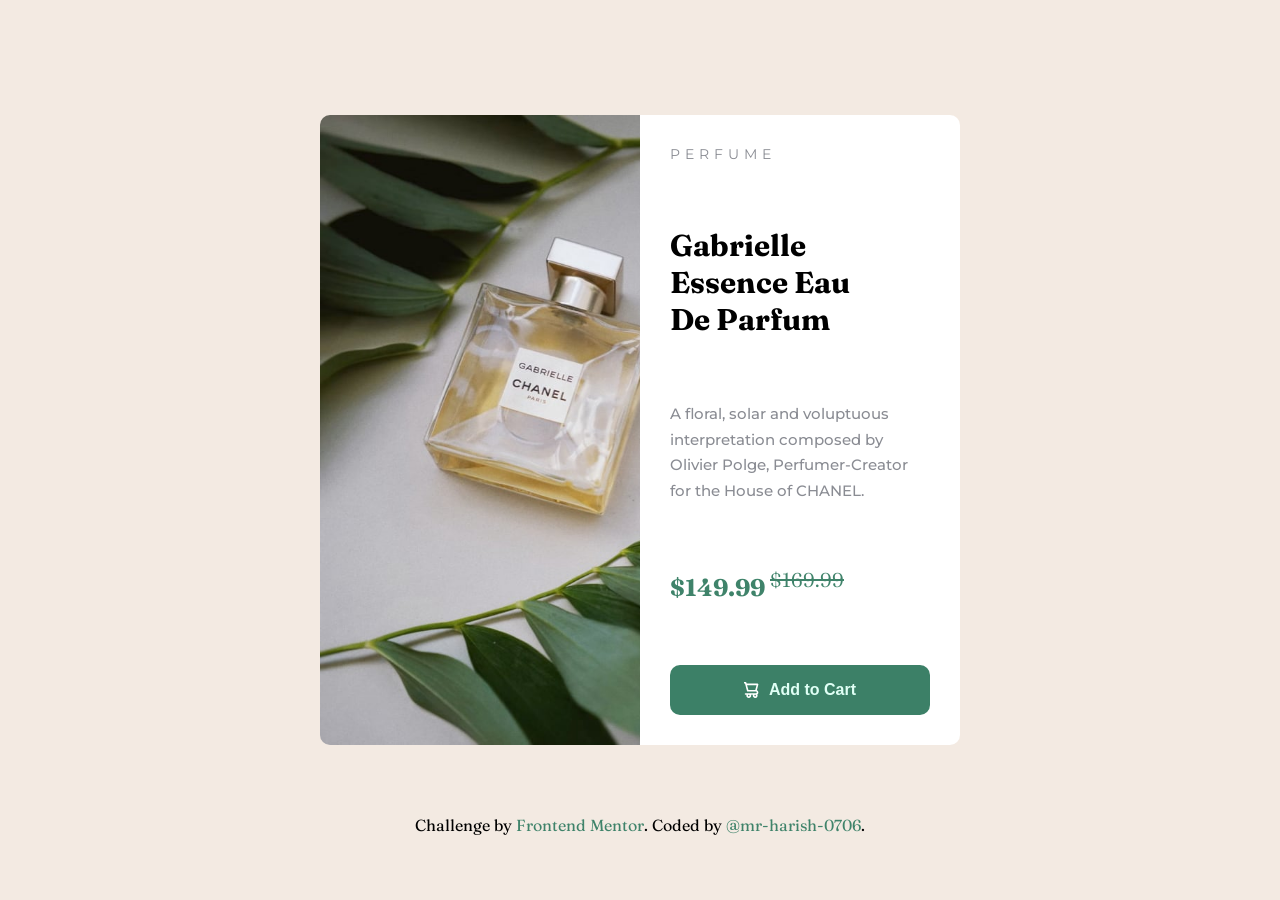
<file: index.html>
<!doctype html>
<html lang="en">
  <head>
    <meta charset="UTF-8" />
    <meta name="viewport" content="width=device-width, initial-scale=1.0" />
    <link
      rel="icon"
      type="image/png"
      sizes="32x32"
      href="./images/favicon-32x32.png"
    />

    <title>Frontend Mentor | Product preview card component</title>

    <link rel="stylesheet" href="style.css" />
  </head>
  <body>
    <div class="product-card">
      <div class="product-image"></div>
      <div class="product-content">
        <p class="product-cateagory">PERFUME</p>
        <h2 class="product-title">
          Gabrielle <br />
          Essence Eau <br />
          De Parfum
        </h2>
        <p class="product-discription">
          A floral, solar and voluptuous interpretation composed by Olivier
          Polge, Perfumer-Creator for the House of CHANEL.
        </p>
        <p class="product-price">
          <b>$149.99</b><sup> <s>$169.99</s></sup>
        </p>
        <button class="add-to-cart">
          <img src="./images/icon-cart.svg" alt="" />
          Add to Cart
        </button>
      </div>
    </div>

    <footer>
      Challenge by
      <a
        href="https://www.frontendmentor.io/challenges/product-preview-card-component-GO7UmttRfa"
        >Frontend Mentor</a
      >. Coded by
      <a href="https://www.frontendmentor.io/profile/mr-harish-0706"
        >@mr-harish-0706</a
      >.
    </footer>
  </body>
</html>
</file>
<file: style.css>
@import url("https://fonts.googleapis.com/css2?family=Montserrat:ital,wght@0,100..900;1,100..900&display=swap");

@import url("https://fonts.googleapis.com/css2?family=Fraunces:ital,opsz,wght@0,9..144,100..900;1,9..144,100..900&family=Montserrat:ital,wght@0,100..900;1,100..900&display=swap");

:root {
  --main-body-background: hsl(26, 40%, 92%);
  --card-content-background: hsl(0, 0%, 100%);
  --primary-text-color: hsl(232, 4%, 56%);
  --secondary-text-color: hsl(158, 35%, 38%);
  --add-to-cart-button-background-color:hsl(158, 36%, 37%);
  --add-to-cart-button-hovar-color:hsl(156, 42%, 18%);
}

* {
  margin: 0;
  padding: 0;
  box-sizing: border-box;
}

a {
  text-decoration: none;
  color: var(--secondary-text-color);
}

body {
  background-color: var(--main-body-background);
  display: flex;
  flex-direction: column;
  align-items: center;
  justify-content: center;
  width: 100vw;
  height: 100vh;
  font-family: "Fraunces", "Montserrat";
}

.product-card {
  margin-top: 50px;
  box-shadow: 20px black;
  border-radius: 10px;
  width: 90%;
  height: 90%;
  display: flex;
  flex-direction: column;
  overflow: hidden;
}

.product-image,
.product-content {
  width: 100%;
  height: 80%;
}

.product-image {
  background-image: url(./images/image-product-desktop.jpg);
  background-repeat: no-repeat;
  background-size: cover;
  cursor: pointer;
}

.product-content {
  background-color: var(--card-content-background);
  padding: 30px;
  display: flex;
  flex-direction: column;
  justify-content: space-between;
}

.product-cateagory {
  font-family: "Montserrat", "Fraunces";
  font-size: 14px;
  color: var(--primary-text-color);
  letter-spacing: 5px;
}

.product-title {
  font-size: 30px;
  font-weight: 700;
}

.product-discription {
  font-family: "Montserrat", "Fraunces";
  font-size: 15px;
  font-weight: 500;
  color: var(--primary-text-color);
}

.product-price {
  font-size: 1.5em;
  font-weight: 350;
  color: var(--secondary-text-color);
}

.add-to-cart {
  width: 100%;
  height: 50px;
  display: flex;
  align-items: center;
  justify-content: center;
  gap: 10px;
  border-radius: 10px;
  background-color: var(--add-to-cart-button-background-color);
  border: none;
  color: hsl(161, 100%, 94%);
  font-size: 16px;
  font-weight: 600;
  cursor: pointer;

  :hover {
    background-color: var(--add-to-cart-button-hovar-color);
  }
}

footer {
  display: none;
  margin-top: 70px;
}

/* DESKTOP */
@media screen and (min-width: 1024px) {
  .product-card {
    box-shadow: 20px black;
    border-radius: 10px;
    width: 50%;
    height: 70%;
    display: flex;
    flex-direction: row;
    align-items: center;
    justify-content: center;
    overflow: hidden;
  }

  .product-image,
  .product-content {
    width: 50%;
    height: 100%;
  }

  .product-discription {
    font-family: "Montserrat", "Fraunces";
    font-size: 15px;
    font-weight: 500;
    line-height: 1.7em;
    color: var(--primary-text-color);
  }

  .add-to-cart:hover {
    background-color: hsl(156, 42%, 18%);
  }

  footer {
    display: block;
  }
}
</file>
